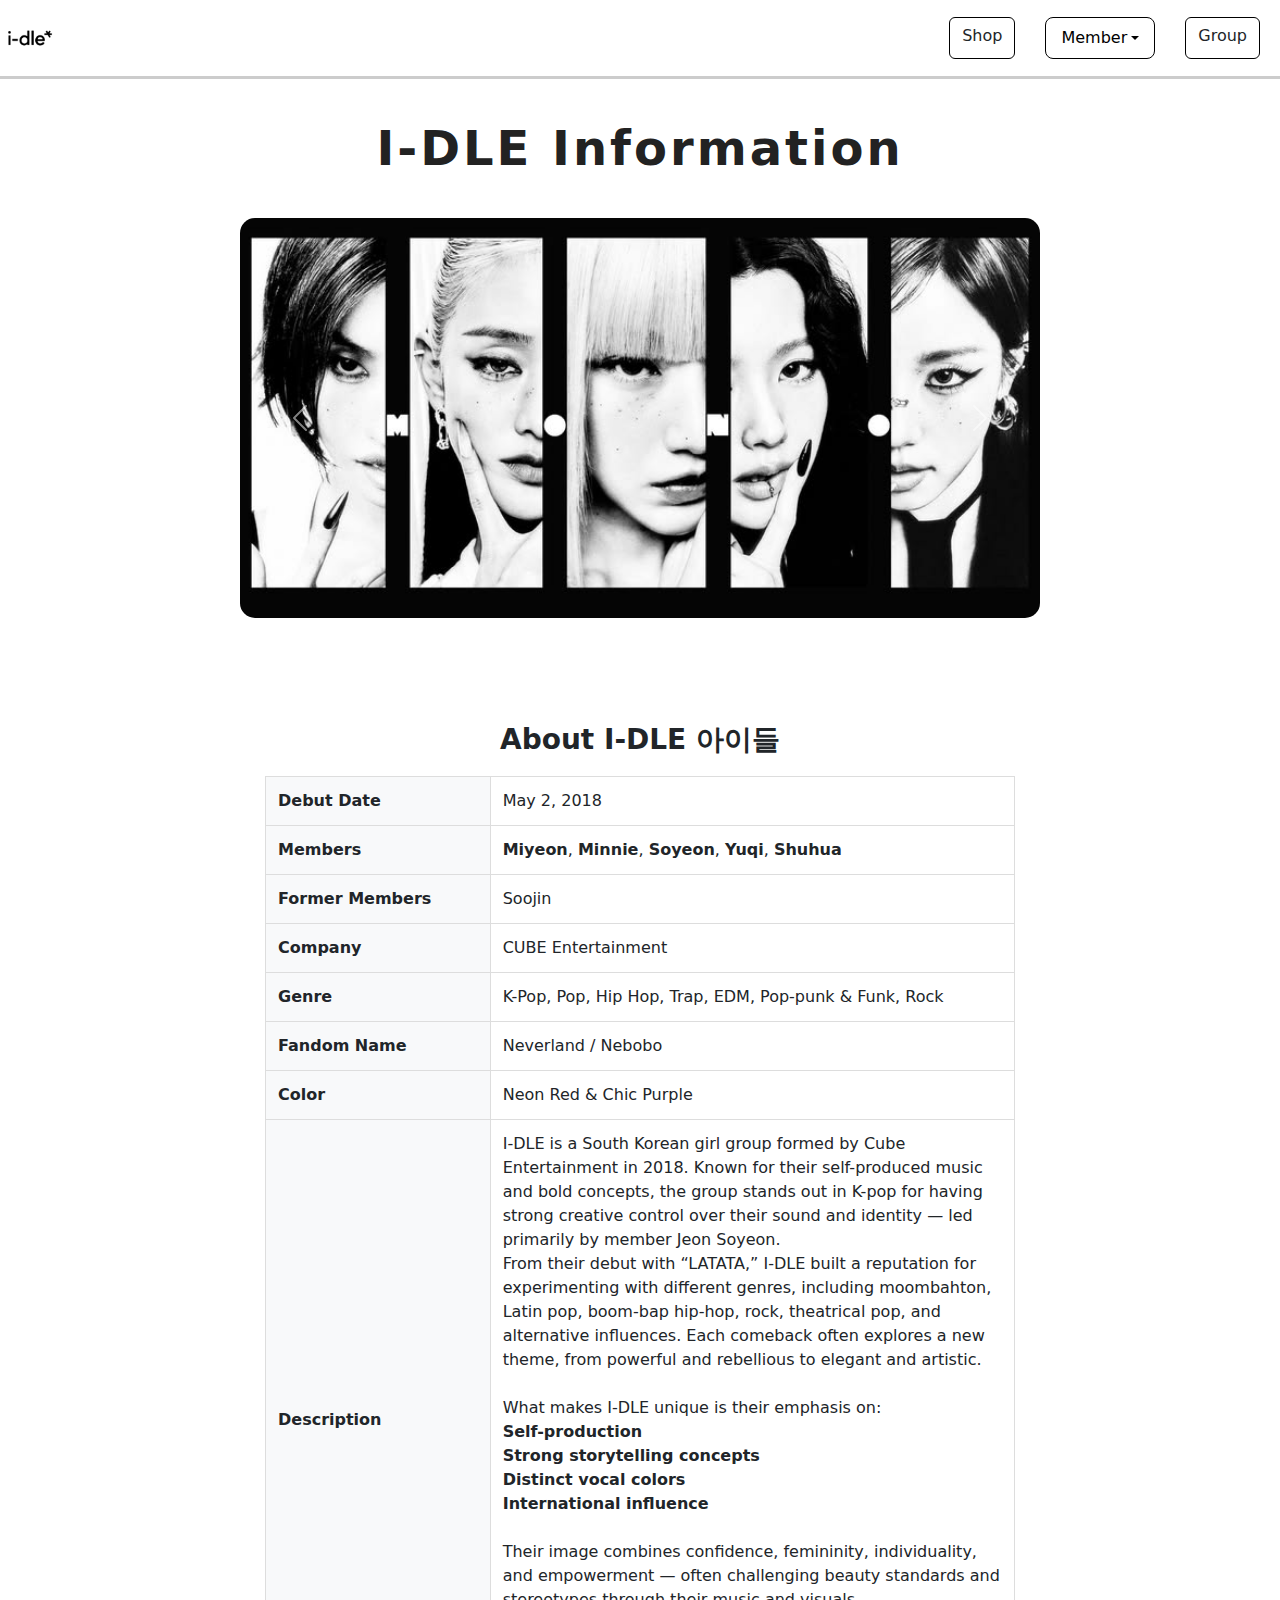
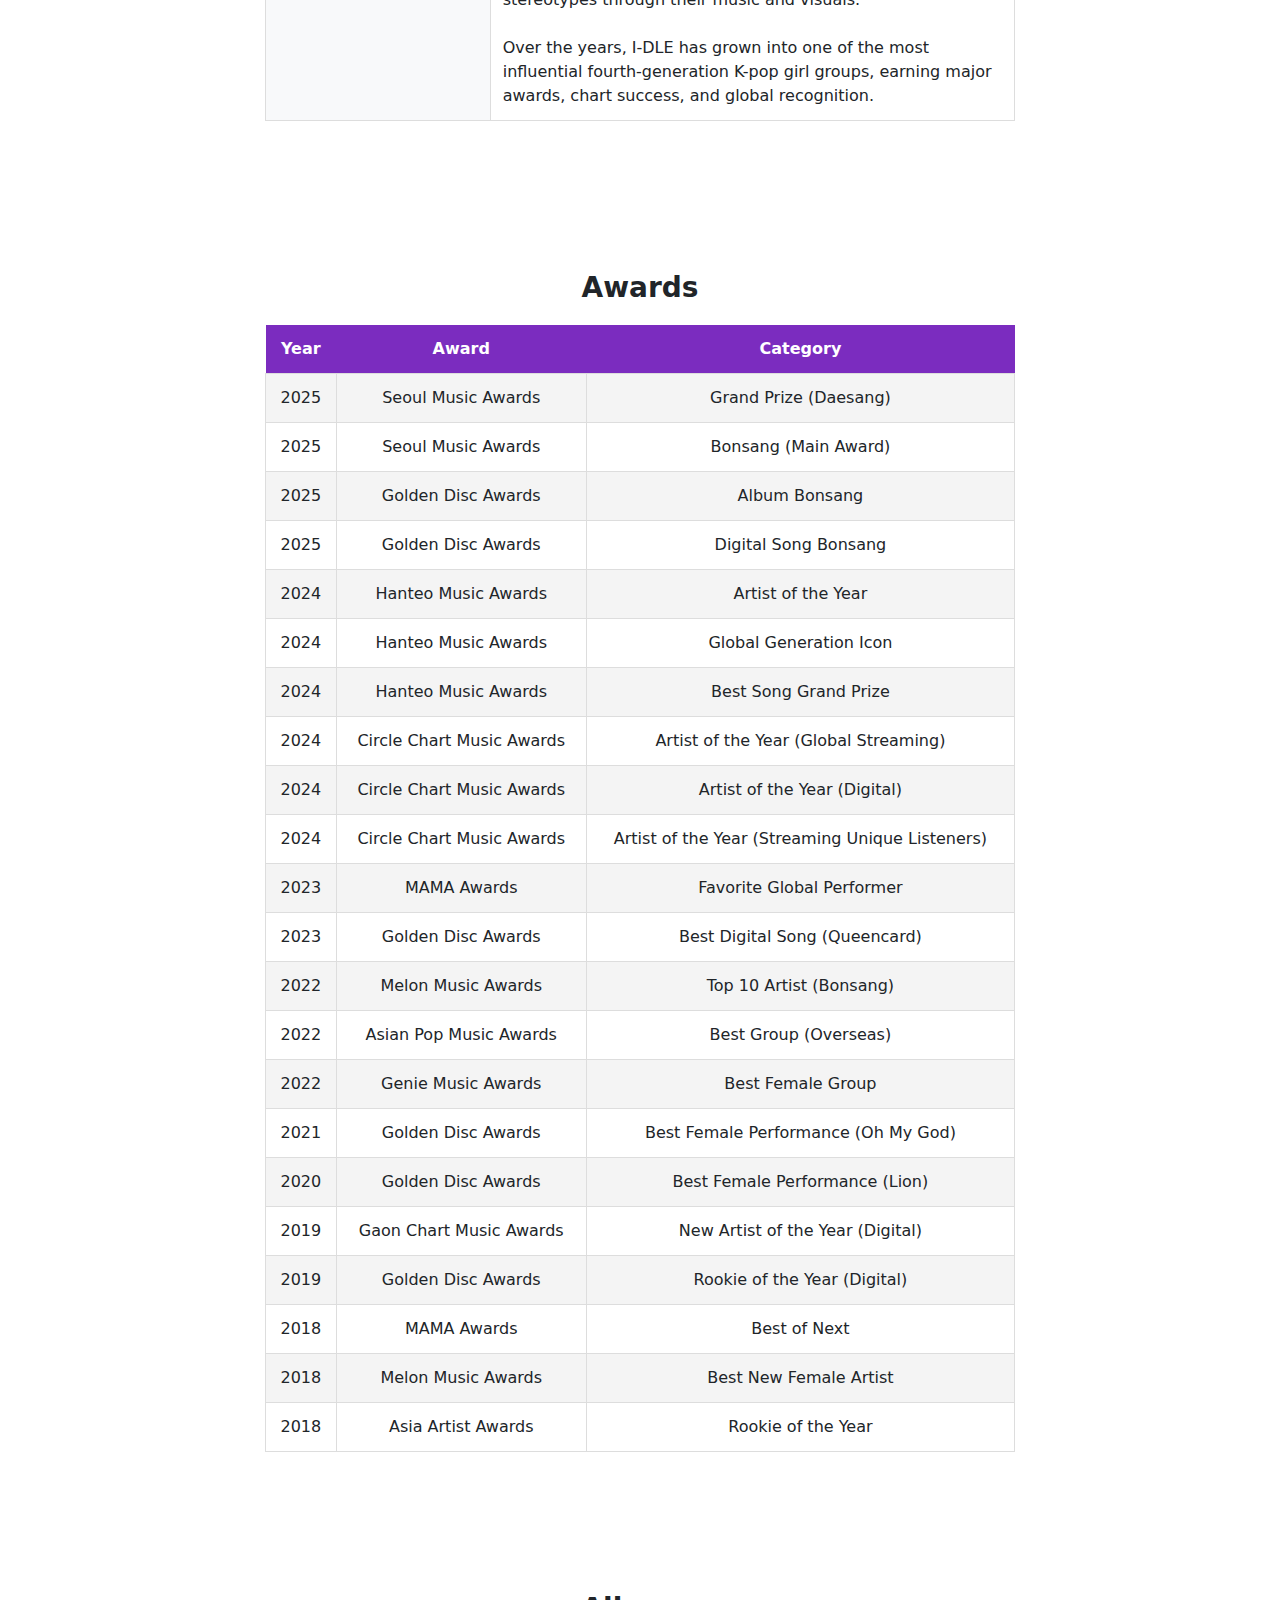
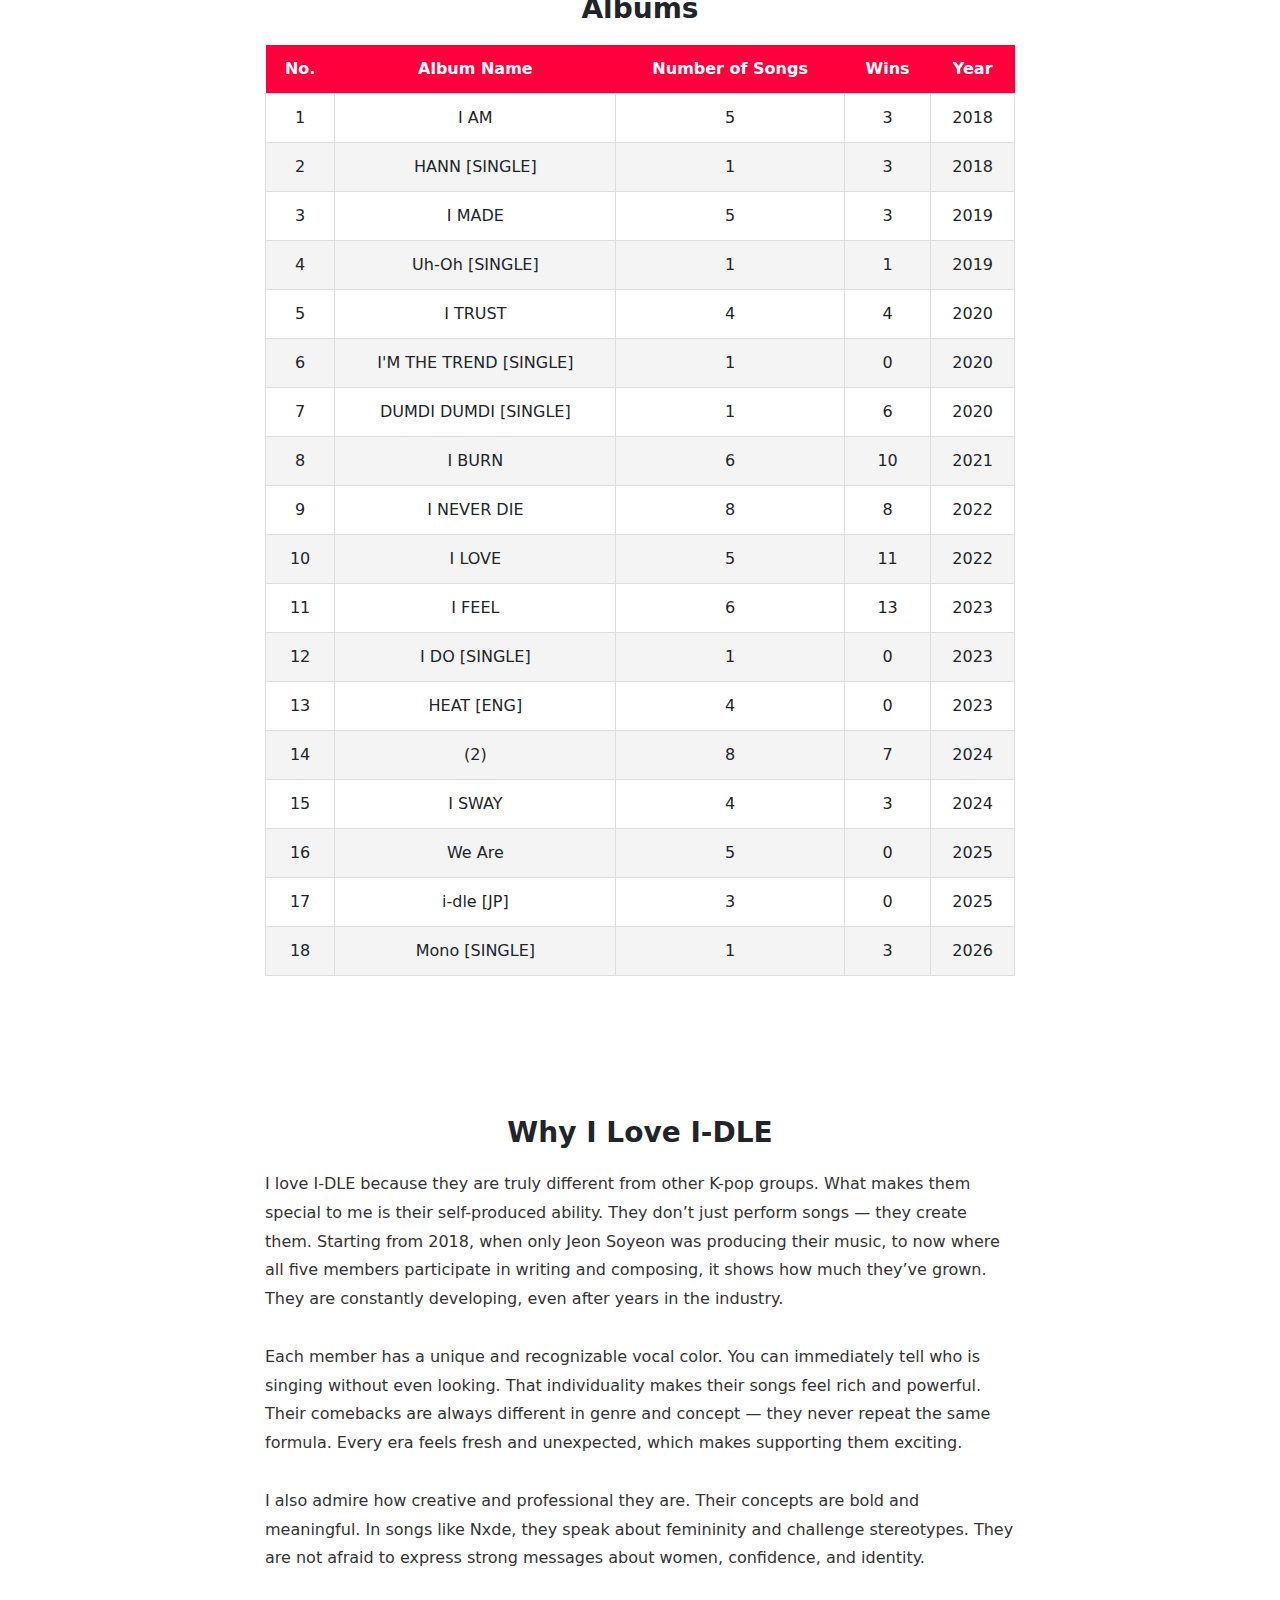
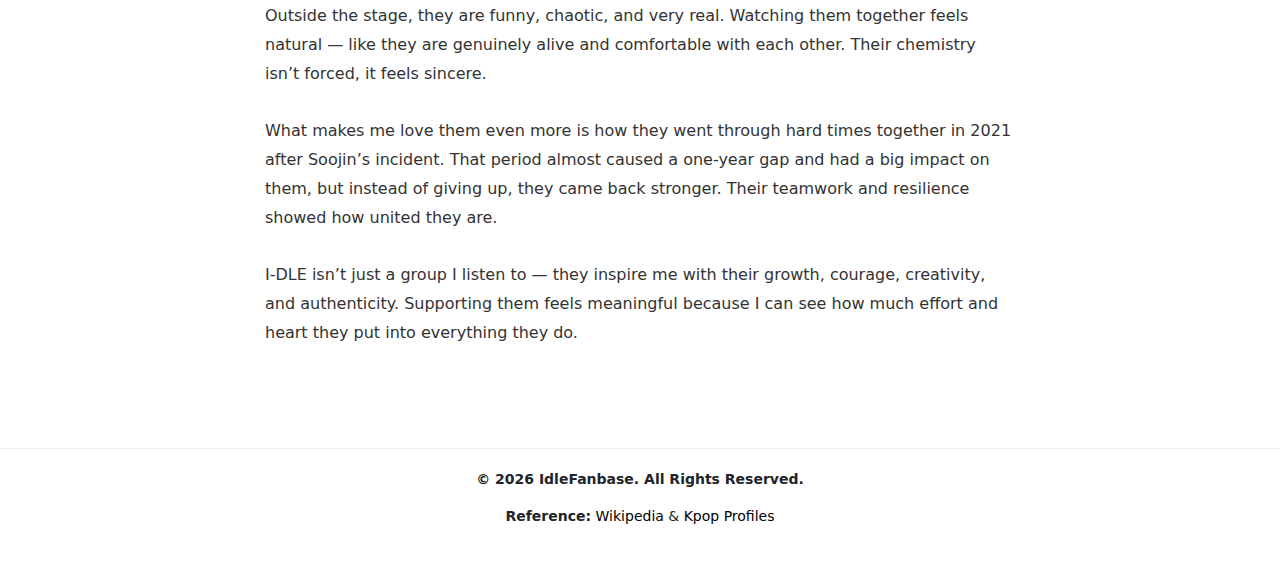
<file: group.html>
<!DOCTYPE html>
<html lang="en">

<head>
    <meta charset="UTF-8">
    <meta name="viewport" content="width=device-width, initial-scale=1.0">
    <title>IdleFanbase - Group</title>
    <link rel="stylesheet" href="style.css">
    <link href="https://cdn.jsdelivr.net/npm/bootstrap@5.3.8/dist/css/bootstrap.min.css" rel="stylesheet">
    <script src="https://cdn.jsdelivr.net/npm/bootstrap@5.3.8/dist/js/bootstrap.bundle.min.js"></script>
</head>

<!-- Google tag (gtag.js) -->
<script async src="https://www.googletagmanager.com/gtag/js?id=G-B69JPYSJ4J"></script>
<script>
    window.dataLayer = window.dataLayer || [];
    function gtag() { dataLayer.push(arguments); }
    gtag('js', new Date());

    gtag('config', 'G-B69JPYSJ4J');
</script>

<body>
    <!-- Navbar -->
    <div id="nav-placeholder"></div>

    <!-- Hero Section -->
    <section class="group-hero fade-slide-bottom">

        <!-- Title -->
        <h1 class="group-title">I-DLE Information</h1>

        <!-- Carousel Wrapper -->
        <div class="group-carousel-wrapper">
            <div id="groupCarousel" class="carousel slide group-carousel" data-bs-ride="carousel">

                <div class="carousel-inner">
                    <div class="carousel-item active">
                        <img src="Photo/Group/group03.jpg" class="group-carousel-img" alt="">
                    </div>
                    <div class="carousel-item">
                        <img src="Photo/Group/group02.jpg" class="group-carousel-img" alt="">
                    </div>
                    <div class="carousel-item">
                        <img src="Photo/Group/group04.jpg" class="group-carousel-img" alt="">
                    </div>
                </div>

                <button class="carousel-control-prev" type="button" data-bs-target="#groupCarousel"
                    data-bs-slide="prev">
                    <span class="carousel-control-prev-icon"></span>
                </button>

                <button class="carousel-control-next" type="button" data-bs-target="#groupCarousel"
                    data-bs-slide="next">
                    <span class="carousel-control-next-icon"></span>
                </button>

            </div>
        </div>

    </section>

    <!-- Group Information Section -->
    <section class="group-info-section">

        <!-- Description Table -->
        <div class="group-info-box">
            <h2 class="group-section-title">About I-DLE 아이들</h2>

            <table class="group-info-table">
                <tr>
                    <th>Debut Date</th>
                    <td>May 2, 2018</td>
                </tr>
                <tr>
                    <th>Members</th>
                    <td class="member-links">
                        <a href="member.html?member=miyeon" class="miyeon-link">Miyeon</a>,
                        <a href="member.html?member=minnie" class="minnie-link">Minnie</a>,
                        <a href="member.html?member=soyeon" class="soyeon-link">Soyeon</a>,
                        <a href="member.html?member=yuqi" class="yuqi-link">Yuqi</a>,
                        <a href="member.html?member=shuhua" class="shuhua-link">Shuhua</a>
                    </td>
                </tr>
                
                <tr>
                    <th>Former Members</th>
                    <td>Soojin</td>
                </tr>
                <tr>
                    <th>Company</th>
                    <td>CUBE Entertainment</td>
                </tr>
                <tr>
                    <th>Genre</th>
                    <td>K-Pop, Pop, Hip Hop, Trap, EDM, Pop-punk & Funk, Rock</td>
                </tr>
                <tr>
                    <th>Fandom Name</th>
                    <td>Neverland / Nebobo</td>
                </tr>
                <tr>
                    <th>Color</th>
                    <td>Neon Red & Chic Purple</td>
                </tr>
                <tr>
                    <th>Description</th>
                    <td>
                        I-DLE is a South Korean girl group formed by Cube Entertainment in 2018. Known for their
                        self-produced music and bold concepts, the group stands out in K-pop for having strong creative
                        control over their sound and identity — led primarily by member Jeon Soyeon.
                        <br>
                        From their debut with “LATATA,” I-DLE built a reputation for experimenting with different
                        genres, including moombahton, Latin pop, boom-bap hip-hop, rock, theatrical pop, and alternative
                        influences. Each comeback often explores a new theme, from powerful and rebellious to elegant
                        and artistic.
                        <br><br>
                        What makes I-DLE unique is their emphasis on:
                        <br>
                        <b>Self-production</b>
                        <br>
                        <b>Strong storytelling concepts</b>
                        <br>
                        <b>Distinct vocal colors</b>
                        <br>
                        <b>International influence</b>
                        <br><br>
                        Their image combines confidence, femininity, individuality, and empowerment — often challenging
                        beauty standards and stereotypes through their music and visuals.
                        <br><br>
                        Over the years, I-DLE has grown into one of the most influential fourth-generation K-pop girl
                        groups, earning major awards, chart success, and global recognition.
                    </td>
                </tr>
            </table>
        </div>

        <!-- Awards Table -->
        <div class="group-award-box">
            <h2 class="group-section-title">Awards</h2>

            <table class="group-award-table">
                <tr>
                    <th>Year</th>
                    <th>Award</th>
                    <th>Category</th>
                </tr>
                <tr>
                    <td>2025</td>
                    <td>Seoul Music Awards</td>
                    <td>Grand Prize (Daesang)</td>
                </tr>
                <tr>
                    <td>2025</td>
                    <td>Seoul Music Awards</td>
                    <td>Bonsang (Main Award)</td>
                </tr>
                <tr>
                    <td>2025</td>
                    <td>Golden Disc Awards</td>
                    <td>Album Bonsang</td>
                </tr>
                <tr>
                    <td>2025</td>
                    <td>Golden Disc Awards</td>
                    <td>Digital Song Bonsang</td>
                </tr>
                <tr>
                    <td>2024</td>
                    <td>Hanteo Music Awards</td>
                    <td>Artist of the Year</td>
                </tr>
                <tr>
                    <td>2024</td>
                    <td>Hanteo Music Awards</td>
                    <td>Global Generation Icon</td>
                </tr>
                <tr>
                    <td>2024</td>
                    <td>Hanteo Music Awards</td>
                    <td>Best Song Grand Prize</td>
                </tr>
                <tr>
                    <td>2024</td>
                    <td>Circle Chart Music Awards</td>
                    <td>Artist of the Year (Global Streaming)</td>
                </tr>
                <tr>
                    <td>2024</td>
                    <td>Circle Chart Music Awards</td>
                    <td>Artist of the Year (Digital)</td>
                </tr>
                <tr>
                    <td>2024</td>
                    <td>Circle Chart Music Awards</td>
                    <td>Artist of the Year (Streaming Unique Listeners)</td>
                </tr>
                <tr>
                    <td>2023</td>
                    <td>MAMA Awards</td>
                    <td>Favorite Global Performer</td>
                </tr>

                <tr>
                    <td>2023</td>
                    <td>Golden Disc Awards</td>
                    <td>Best Digital Song (Queencard)</td>
                </tr>
                <tr>
                    <td>2022</td>
                    <td>Melon Music Awards</td>
                    <td>Top 10 Artist (Bonsang)</td>
                </tr>
                <tr>
                    <td>2022</td>
                    <td>Asian Pop Music Awards</td>
                    <td>Best Group (Overseas)</td>
                </tr>
                <tr>
                    <td>2022</td>
                    <td>Genie Music Awards</td>
                    <td>Best Female Group</td>
                </tr>
                <tr>
                    <td>2021</td>
                    <td>Golden Disc Awards</td>
                    <td>Best Female Performance (Oh My God)</td>
                </tr>
                <tr>
                    <td>2020</td>
                    <td>Golden Disc Awards</td>
                    <td>Best Female Performance (Lion)</td>
                </tr>
                <tr>
                    <td>2019</td>
                    <td>Gaon Chart Music Awards</td>
                    <td>New Artist of the Year (Digital)</td>
                </tr>
                <tr>
                    <td>2019</td>
                    <td>Golden Disc Awards</td>
                    <td>Rookie of the Year (Digital)</td>
                </tr>
                <tr>
                    <td>2018</td>
                    <td>MAMA Awards</td>
                    <td>Best of Next</td>
                </tr>
                <tr>
                    <td>2018</td>
                    <td>Melon Music Awards</td>
                    <td>Best New Female Artist</td>
                </tr>
                <tr>
                    <td>2018</td>
                    <td>Asia Artist Awards</td>
                    <td>Rookie of the Year</td>
                </tr>
            </table>
        </div>

    </section>

    <!-- Album Table -->
    <div class="group-album-box">
        <h2 class="group-section-title">Albums</h2>
        <table class="group-album-table">
            <thead>
                <tr>
                    <th>No.</th>
                    <th>Album Name</th>
                    <th>Number of Songs</th>
                    <th>Wins</th> <!-- NEW COLUMN -->
                    <th>Year</th>
                </tr>
            </thead>
            <tbody>
                <tr>
                    <td>1</td>
                    <td>I AM</td>
                    <td>5</td>
                    <td>3</td> <!-- Example number of wins -->
                    <td>2018</td>
                </tr>
                <tr>
                    <td>2</td>
                    <td>HANN [SINGLE]</td>
                    <td>1</td>
                    <td>3</td>
                    <td>2018</td>
                </tr>
                <tr>
                    <td>3</td>
                    <td>I MADE</td>
                    <td>5</td>
                    <td>3</td>
                    <td>2019</td>
                </tr>
                <tr>
                    <td>4</td>
                    <td>Uh-Oh [SINGLE]</td>
                    <td>1</td>
                    <td>1</td>
                    <td>2019</td>
                </tr>
                <tr>
                    <td>5</td>
                    <td>I TRUST</td>
                    <td>4</td>
                    <td>4</td>
                    <td>2020</td>
                </tr>
                <tr>
                    <td>6</td>
                    <td>I'M THE TREND [SINGLE]</td>
                    <td>1</td>
                    <td>0</td>
                    <td>2020</td>
                </tr>
                <tr>
                    <td>7</td>
                    <td>DUMDI DUMDI [SINGLE]</td>
                    <td>1</td>
                    <td>6</td>
                    <td>2020</td>
                </tr>
                <tr>
                    <td>8</td>
                    <td>I BURN</td>
                    <td>6</td>
                    <td>10</td>
                    <td>2021</td>
                </tr>
                <tr>
                    <td>9</td>
                    <td>I NEVER DIE</td>
                    <td>8</td>
                    <td>8</td>
                    <td>2022</td>
                </tr>
                <tr>
                    <td>10</td>
                    <td>I LOVE</td>
                    <td>5</td>
                    <td>11</td>
                    <td>2022</td>
                </tr>
                <tr>
                    <td>11</td>
                    <td>I FEEL</td>
                    <td>6</td>
                    <td>13</td>
                    <td>2023</td>
                </tr>
                <tr>
                    <td>12</td>
                    <td>I DO [SINGLE]</td>
                    <td>1</td>
                    <td>0</td>
                    <td>2023</td>
                </tr>
                <tr>
                    <td>13</td>
                    <td>HEAT [ENG]</td>
                    <td>4</td>
                    <td>0</td>
                    <td>2023</td>
                </tr>
                <tr>
                    <td>14</td>
                    <td>(2)</td>
                    <td>8</td>
                    <td>7</td>
                    <td>2024</td>
                </tr>
                <tr>
                    <td>15</td>
                    <td>I SWAY</td>
                    <td>4</td>
                    <td>3</td>
                    <td>2024</td>
                </tr>
                <tr>
                    <td>16</td>
                    <td>We Are</td>
                    <td>5</td>
                    <td>0</td>
                    <td>2025</td>
                </tr>
                <tr>
                    <td>17</td>
                    <td>i-dle [JP]</td>
                    <td>3</td>
                    <td>0</td>
                    <td>2025</td>
                </tr>
                <tr>
                    <td>18</td>
                    <td>Mono [SINGLE]</td>
                    <td>1</td>
                    <td>3</td>
                    <td>2026</td>
                </tr>
            </tbody>
        </table>
    </div>


    <!-- Why I Love This Group -->
    <div class="group-love-box">
        <h2 class="group-section-title">Why I Love I-DLE</h2>

        <div class="group-love-content">
            <p>
                I love I-DLE because they are truly different from other K-pop groups. What makes them special to me
                is their self-produced ability. They don’t just perform songs — they create them. Starting from 2018,
                when only Jeon Soyeon was producing their music, to now where all five members participate in writing
                and composing, it shows how much they’ve grown. They are constantly developing, even after years in the
                industry.<br><br>

                Each member has a unique and recognizable vocal color. You can immediately tell who is singing without
                even looking. That individuality makes their songs feel rich and powerful. Their comebacks are always
                different in genre and concept — they never repeat the same formula. Every era feels fresh and
                unexpected, which makes supporting them exciting.<br><br>

                I also admire how creative and professional they are. Their concepts are bold and meaningful. In songs
                like Nxde, they speak about femininity and challenge stereotypes. They are not afraid to express strong
                messages about women, confidence, and identity.<br><br>

                Outside the stage, they are funny, chaotic, and very real. Watching them together feels natural — like
                they are genuinely alive and comfortable with each other. Their chemistry isn’t forced, it feels
                sincere.<br><br>

                What makes me love them even more is how they went through hard times together in 2021 after Soojin’s
                incident. That period almost caused a one-year gap and had a big impact on them, but instead of giving
                up, they came back stronger. Their teamwork and resilience showed how united they are.<br><br>

                I-DLE isn’t just a group I listen to — they inspire me with their growth, courage, creativity, and
                authenticity. Supporting them feels meaningful because I can see how much effort and heart they put into
                everything they do.
            </p>
        </div>
    </div>


    <!-- Footer -->
    <div id="footer-placeholder"></div>

    <!-- Scripts -->
    <script src="include.js"></script>

</body>

</html>
</file>
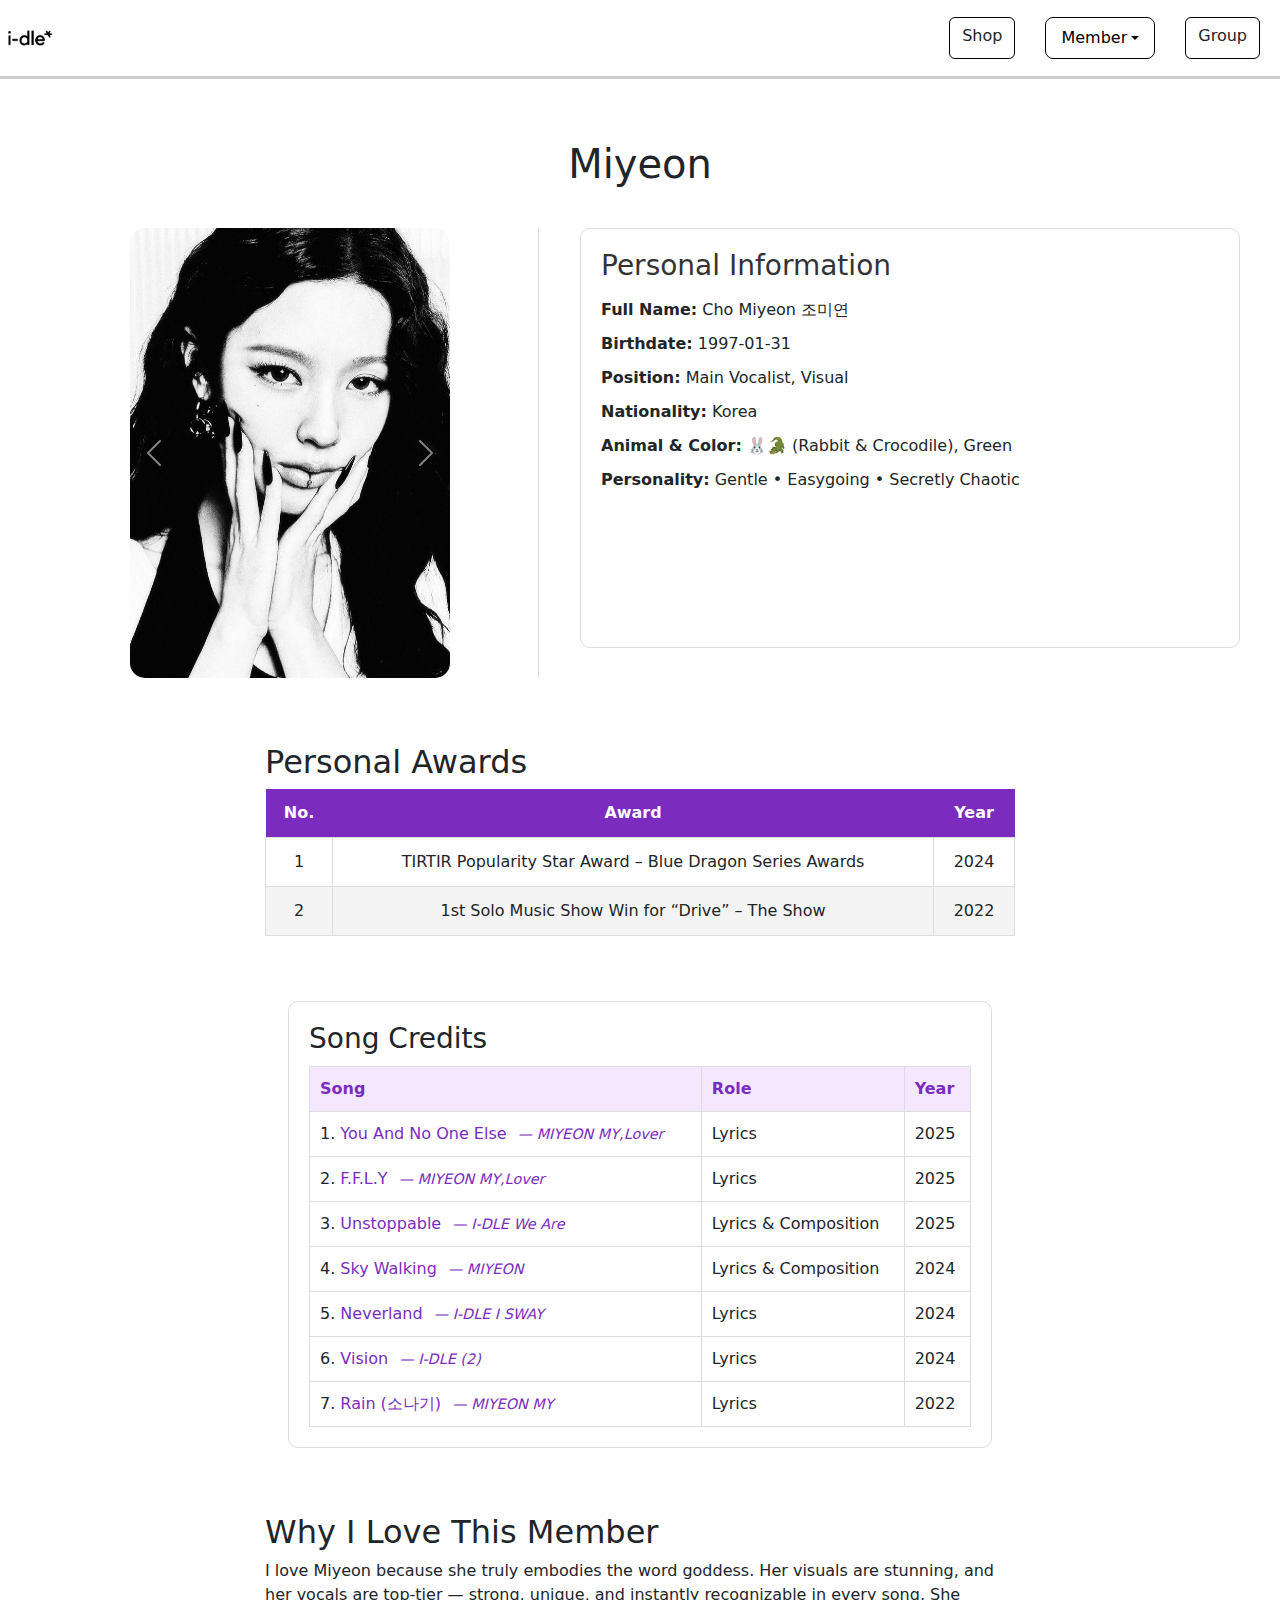
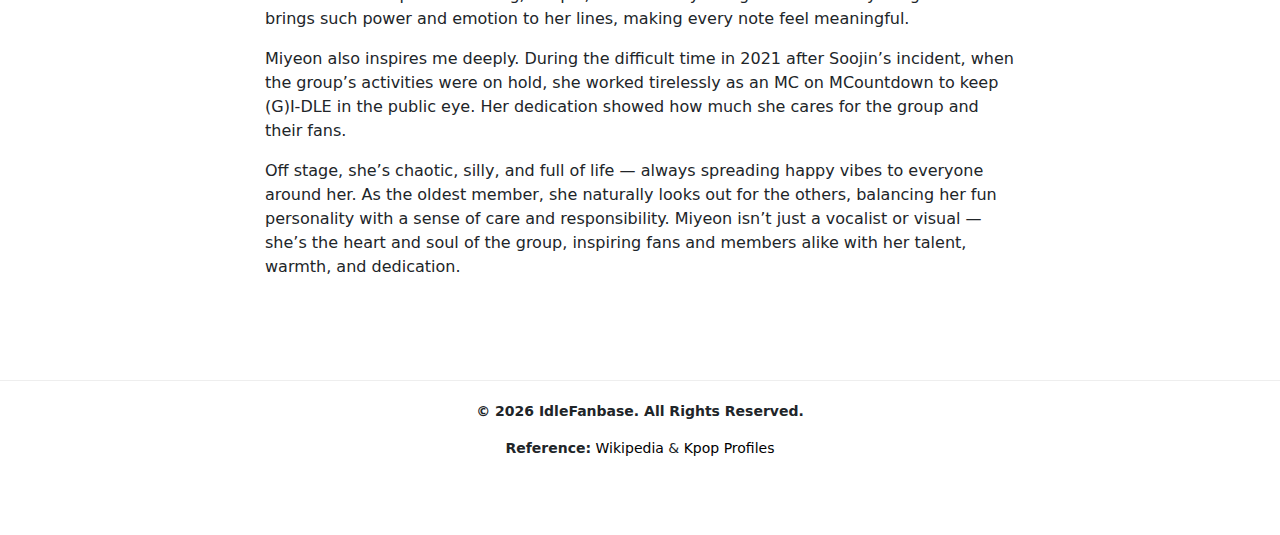
<file: member.html>
<!DOCTYPE html>
<html lang="en">

<head>
    <meta charset="UTF-8">
    <!-- <title>IdleFanbase - Member</title> -->
    <link rel="stylesheet" href="style.css">
    <meta name="viewport" content="width=device-width, initial-scale=1.0">
    <link href="https://cdn.jsdelivr.net/npm/bootstrap@5.3.8/dist/css/bootstrap.min.css" rel="stylesheet">
    <script src="https://cdn.jsdelivr.net/npm/bootstrap@5.3.8/dist/js/bootstrap.bundle.min.js"></script>
</head>

<!-- Google tag (gtag.js) -->
<script async src="https://www.googletagmanager.com/gtag/js?id=G-7TN70QHZRP"></script>
<script>
    window.dataLayer = window.dataLayer || [];
    function gtag() { dataLayer.push(arguments); }
    gtag('js', new Date());

    gtag('config', 'G-7TN70QHZRP');
</script>

<body>
    <!-- Navbar -->
    <div id="nav-placeholder"></div>

    <!-- Member Content -->
    <section class="member-page fade-slide">
        <h1 class="member-title"></h1>

        <div class="member-content fade-slide">
            <!-- Portrait Carousel -->
            <div id="memberCarousel" class="carousel slide member-portrait-carousel" data-bs-ride="carousel">

                <div class="carousel-inner"></div>

                <button class="carousel-control-prev" type="button" data-bs-target="#memberCarousel"
                    data-bs-slide="prev">
                    <span class="carousel-control-prev-icon"></span>
                </button>

                <button class="carousel-control-next" type="button" data-bs-target="#memberCarousel"
                    data-bs-slide="next">
                    <span class="carousel-control-next-icon"></span>
                </button>

            </div>


            <!-- Personal Info -->
            <div class="member-info fade-slide">
                <h3>Personal Information</h3>
                <p><strong>Full Name:</strong> <span id="fullname"></span></p>
                <p><strong>Birthdate:</strong> <span id="birthdate"></span></p>
                <p><strong>Position:</strong> <span id="position"></span></p>
                <p><strong>Nationality:</strong> <span id="nationality"></span></p>
                <p><strong>Animal & Color:</strong> <span id="animalcolor"></span></p>
                <p><strong>Personality:</strong> <span id="personality"></span></p>
            </div>
        </div>

        <!-- Personal Awards -->
        <div class="member-award-box fade-slide">
            <h2>Personal Awards</h2>
            <table class=" member-award-table">
                <thead>
                    <tr>
                        <th>No.</th>
                        <th>Award</th>
                        <th>Year</th>
                    </tr>
                </thead>
                <tbody>
                    <!-- JS will fill this -->
                </tbody>
            </table>
        </div>

        <!-- Song Credits -->
        <div class="song-credits-box fade-slide-bottom"">
            <h3>Song Credits</h3>
            <table class=" song-credits">
            <thead>
                <tr>
                    <th>Song</th>
                    <th>Role</th>
                    <th>Year</th>
                </tr>
            </thead>
            <tbody></tbody>
            </table>
        </div>

        <!-- Why I Love This Member -->
        <div class="member-love-box fade-slide-bottom">
            <h2>Why I Love This Member</h2>
            <p class=" member-love-content" id="member-love-text">
            </p>
        </div>


        <!-- Footer -->
        <div id="footer-placeholder"></div>

        <!-- Scripts -->
        <script src="include.js"></script>
        <script src="member-data.js"></script>
</body>

<!-- load animation -->
<script>
    window.addEventListener('load', () => {
        document.querySelectorAll('.fade-slide, .fade-slide-bottom').forEach(el => {
            el.classList.add('show');
        });
    });
</script>

</html>
</file>
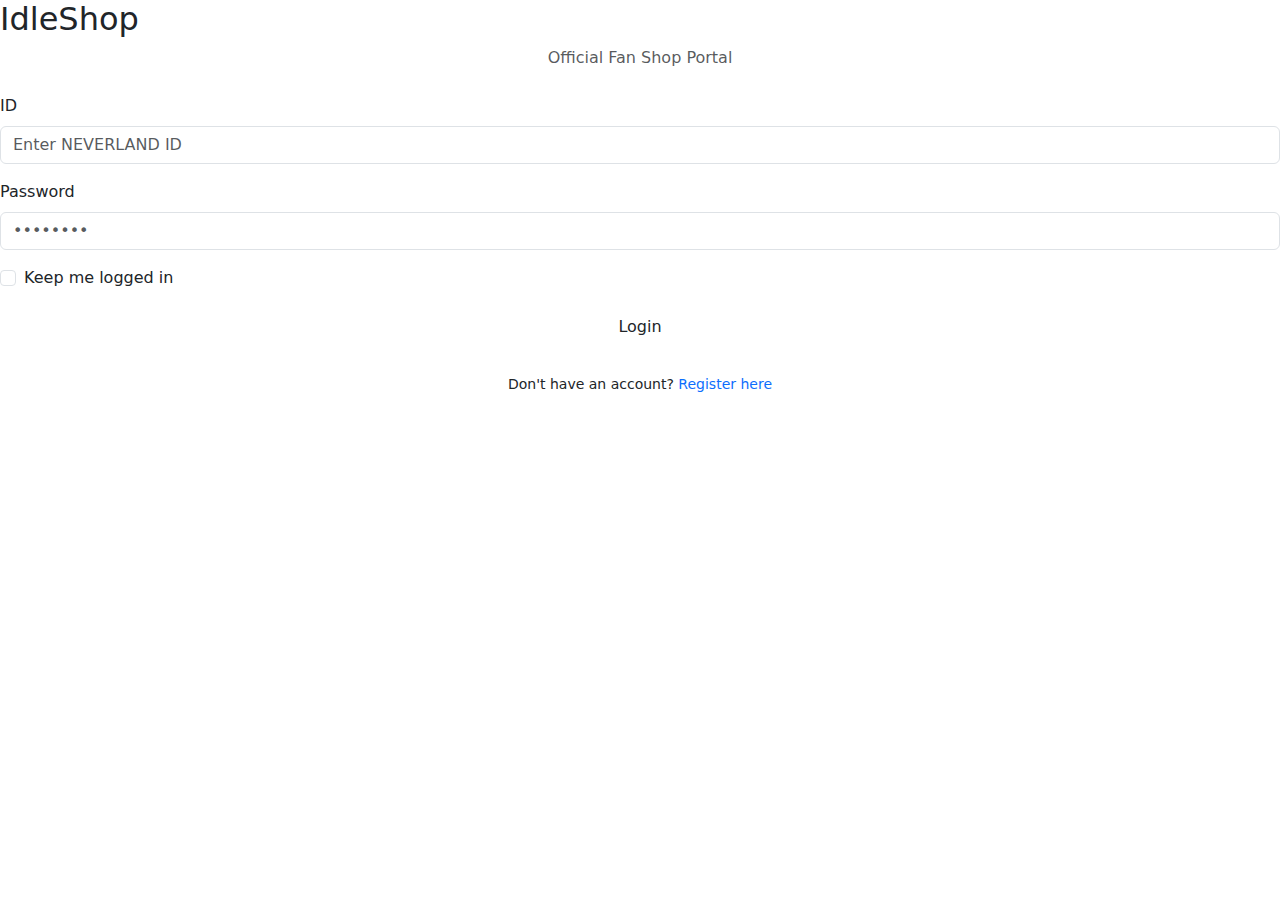
<file: Shop/login.html>
<!DOCTYPE html>
<html lang="en">
<head>
    <meta charset="UTF-8">
    <meta name="viewport" content="width=device-width, initial-scale=1.0">
    <title>IdleShop</title>
    <link rel="stylesheet" href="../Shop/shopstyle.css">
    <link href="https://cdn.jsdelivr.net/npm/bootstrap@5.3.8/dist/css/bootstrap.min.css" rel="stylesheet">
    <script src="https://cdn.jsdelivr.net/npm/bootstrap@5.3.8/dist/js/bootstrap.bundle.min.js"></script>
</head>
<body class="login-page-bg">
    <!-- JS Scripts -->
    <script src="shopinclude.js"></script>

    <div class="login-card fade-slide-bottom show">
        <h2 class="login-logo">IdleShop</h2>
        <p class="text-center text-muted mb-4">Official Fan Shop Portal</p>
        
        <form>
            <div class="mb-3">
                <label class="form-label">ID</label>
                <input type="text" class="form-control" placeholder="Enter NEVERLAND ID" required>
            </div>
            <div class="mb-3">
                <label class="form-label">Password</label>
                <input type="password" class="form-control" placeholder="••••••••" required>
            </div>
            <div class="mb-3 form-check">
                <input type="checkbox" class="form-check-input" id="remember">
                <label class="form-check-label" for="remember">Keep me logged in</label>
            </div>
            
            <div class="d-grid">
                <button type="button" class="btn btn-login py-2" onclick="location.href='index.html'">
                    Login
                </button>
            </div>
        </form>
        
        <div class="text-center mt-4">
            <small>Don't have an account? <a href="#" class="text-decoration-none">Register here</a></small>
        </div>
    </div>

    <!-- Footer -->
    <!-- <div id="footer-placeholder"></div> -->
</body>
</html>
</file>
<file: style.css>
/* General */
body {
    margin: 0;
    font-family: Arial, sans-serif;
    background-color: white;
    color: black;
}

/* Navigation Bar */
.navbar {
    display: flex;
    justify-content: space-between;
    align-items: center;
    padding: 15px 40px;
    background-color: #ffffff;
    /* light gray */
    border-bottom: 3px solid #ccc;
    /* thicker, darker line for emphasis */
    position: sticky;
    top: 0;
    z-index: 1000;
}



.logo {
    height: 60px;
    /* bigger logo */
}

/* nav-center on right */
.nav-center {
    display: flex;
    gap: 30px;
    /* space between buttons */
    margin-right: 20px;
    /* move buttons slightly left from screen edge */
}

/* === Navbar Buttons (All Types) === */
.nav-btn,
.nav-btn-custom,
.custom-dropdown {
    display: flex;
    align-items: center;
    justify-content: center;
    height: 42px;
    /* fixed height */
    padding: 0 15px;
    /* horizontal padding */
    font-weight: 500;
    color: black;
    text-decoration: none;
    border: 1px solid black !important;
    /* force border on all buttons */
    border-radius: 8px;
    background: none !important;
    /* remove any Bootstrap background */
    cursor: pointer;
    box-sizing: border-box;
    transition: all 0.3s ease;
}

/* Hover effect: Chic purple background + white text */
.nav-btn:hover,
.nav-btn-custom:hover,
.custom-dropdown:hover {
    background-color: #7b2cbf !important;
    /* chic purple */
    color: white !important;
    /* text turns white */
    border: 1px solid #7b2cbf !important;
    /* border matches hover color */
    text-decoration: none;
}

/* Remove focus outline */
.nav-btn:focus,
.nav-btn-custom:focus,
.custom-dropdown:focus {
    outline: none;
}

/* Dropdown item hover style */
.dropdown-item:hover {
    background-color: #f3e8ff;
    /* light purple highlight */
    color: #7b2cbf;
    /* chic purple text */
}




/* Hero Section */
.hero {
    display: flex;
    justify-content: space-between;
    align-items: center;
    padding: 120px 40px 60px 40px;
    /* top padding increased to push section down */
    gap: 40px;
    /* space between text and carousel */
}

/* Left text */
.hero-text {
    width: 40%;
}

/* H1 hover effect */
.hero-text h1 {
    transition: 0.3s;
}

.hero-text h1:hover {
    color: #ff073a;
    /* neon red */
    text-shadow: 0 0 1px #ff073a, 0 0 3px #ff073a;
    /* optional glowing effect */
    cursor: default;
}

/* Right carousel */
.carousel {
    width: 55%;
}

/* Carousel images */
.carousel img {
    height: 400px;
    object-fit: cover;
    border-radius: 10px;
}

/* =========================
   Index Hero Carousel Neon Animation
   ========================= */

.hero .carousel {
    transition: transform 0.4s ease;
    border-radius: 15px;
    overflow: hidden;
    position: relative;
}

/* Hover trigger */
.hero .carousel:hover {
    transform: translateY(-8px);
    animation: carouselGlow 2s infinite alternate;
}

/* Neon red <-> chic purple animation */
@keyframes carouselGlow {

    0% {
        box-shadow: 0 25px 70px rgba(255, 0, 60, 0.5);
    }

    100% {
        box-shadow: 0 25px 70px rgba(123, 44, 191, 0.5);
    }
}



/* Members Section */
.members {
    padding: 40px;
    border: 1px solid rgba(0, 0, 0, 0.05);
    /* very light black border around section */
    border-radius: 12px;
    background-color: #fff;
}

/* Section title */
.members h2 {
    text-align: center;
    margin-bottom: 40px;
}

/* Each member item */
.member-item {
    display: flex;
    align-items: center;
    gap: 30px;
    /* space between photo and text */
    padding: 20px;
    border: 1px solid #e0e0e0;
    /* gray border for each member */
    border-radius: 8px;
    margin-bottom: 20px;
    background-color: #fafafa;
    transition: transform 0.3s, box-shadow 0.3s;
    position: relative;
}

/* Hover effect on member item */
.member-item:hover {
    transform: translateY(-3px);
    box-shadow: 0 4px 15px rgba(0, 0, 0, 0.1);
}

/* Member image */
.member-item img {
    width: 150px;
    height: 180px;
    object-fit: cover;
    border-radius: 8px;
    transition: transform 0.3s;
}

.member-item img:hover {
    transform: scale(1.05);
}

/* Vertical line between photo & text */
.member-text {
    padding-left: 20px;
    /* distance from the line */
    position: relative;
}

.member-text::before {
    content: "";
    position: absolute;
    left: -10px;
    /* line position relative to text */
    top: 0;
    bottom: 0;
    width: 1px;
    background-color: #d1d1d1;
    /* subtle gray vertical line */
}

/* Member name & description links */
.member-text a {
    text-decoration: none;
    color: black;
    display: block;
}

.member-text a h3 {
    margin: 0 0 5px 0;
}

.member-text a p {
    margin: 0;
}

/* Hover effect on text */
.member-text a:hover {
    color: #7b2cbf;
    /* chic purple */
}

.members h2 {
    text-align: center;
    margin-bottom: 40px;
    transition: 0.3s;
}

.members h2:hover {
    color: #ff073a;
    /* neon red */
    text-shadow: 0 0 1px #ff073a, 0 0 3px #ff073a;
    /* glow effect like h1 */
    cursor: default;
    /* optional: shows pointer on hover */
}

/* Initial state: invisible and slightly moved down */
.members,
.member-item {
    opacity: 0;
    transform: translateY(20px);
    transition: all 0.8s ease-out;
}

/* Active state: visible and in place */
.members.show,
.member-item.show {
    opacity: 1;
    transform: translateY(0);
}

/* =========================
   Member Portrait Carousel
   ========================= */

.member-portrait-carousel {
    width: 320px;
    /* control width */
    height: 450px;
    /* portrait height */
    overflow: hidden;
    border-radius: 15px;
    margin: 0 auto;
    /* center if needed */
    transition: all 0.3s ease;
}

.member-portrait-carousel .carousel-inner,
.member-portrait-carousel .carousel-item {
    height: 100%;
}

.member-portrait-carousel img {
    width: 100%;
    height: 100%;
    object-fit: cover;
    /* fills nicely without stretching */
}

.member-portrait-carousel:hover {
    box-shadow: 0 15px 35px rgba(0, 0, 0, 0.25);
    transform: translateY(-5px);
}

.member-award-box,
.member-love-box {
    width: 800px;
    max-width: 90%;
    margin: 40px auto;
    /* center + spacing */
    padding: 25px;
    border-radius: 15px;
    background: #fff;
    transition: all 0.4s ease;
}

/* Table styling */
.member-award-table {
    width: 100%;
    border-collapse: collapse;
    text-align: center;
}

.member-award-table th {
    padding: 12px;
    background: #7b2cbf;
    color: white;
}

.member-award-table td {
    padding: 12px;
    border: 1px solid #ddd;
}

.member-award-table tr:nth-child(even) {
    background: #f4f4f4;
}

/* Hover shadow effect */
.member-award-box:hover {
    transform: translateY(-5px);
    box-shadow: 0 20px 40px rgba(123, 44, 191, 0.25);
}

.member-love-box:hover {
    transform: translateY(-5px);
    box-shadow: 0 20px 40px rgba(123, 44, 191, 0.25);
}


/* Footer */
.footer {
    margin-top: 60px;
    padding: 20px 40px;
    text-align: center;
    border-top: 1px solid #eee;
    background-color: white;
    font-size: 14px;
}

.footer a {
    text-decoration: none;
    color: black;
    transition: 0.3s;
}

.footer a:hover {
    color: #7b2cbf;
    /* chic purple */
}

/* Fade & slide from top */
.fade-slide {
    opacity: 0;
    transform: translateY(-20px);
    transition: all 0.8s ease-out;
}

/* Fade & slide from bottom */
.fade-slide-bottom {
    opacity: 0;
    transform: translateY(20px);
    transition: all 0.8s ease-out;
}

/* Fade in active state */
.fade-slide.show,
.fade-slide-bottom.show {
    opacity: 1;
    transform: translateY(0);
}

/* Member page styles */
/* Member Page Title */

/* Push the whole member content below fixed navbar */
/* Push the whole member content below fixed navbar */
.member-page {
    padding-top: 100px;
    /* adjust for navbar height */
    padding-bottom: 40px;
}

/* Member Page Title */
.member-title {
    text-align: center;
    margin: 40px 0;
    font-size: 2.5rem;
    transition: 0.3s;
}

.member-title:hover {
    color: #7b2cbf;
    /* chic purple */
    text-shadow: 0 0 10px #7b2cbf, 0 0 20px #7b2cbf;
    cursor: default;
}

/* ========================
   Content Layout
   ======================== */
.member-content {
    display: flex;
    gap: 40px;
    padding: 0 40px;
    flex-wrap: wrap;
    position: relative;
    /* for vertical line */
}

/* Vertical line separator between carousel and info */
.member-content::before {
    content: "";
    position: absolute;
    left: 42%;
    /* adjust to align visually between carousel & info */
    top: 0;
    bottom: 0;
    width: 1px;
    background-color: #ddd;
}

@media (max-width: 900px) {
    .member-content::before {
        display: none;
        /* remove vertical line on small screens */
    }
}

/* ========================
   Carousel
   ======================== */
.member-carousel {
    width: 40%;
    min-width: 300px;
}

.member-carousel img {
    height: 300px;
    object-fit: cover;
    border-radius: 10px;
}

/* ========================
   Personal Info Box
   ======================== */
.member-info {
    width: 55%;
    min-width: 250px;
    border: 1px solid #ddd;
    /* light gray border */
    border-radius: 10px;
    padding: 20px;
    background-color: #fff;
    margin-bottom: 30px;
    transition: all 0.4s ease;
    /* space before song credits */
}

/* Hover effect */
.member-info:hover {
    transform: translateY(-5px);
    box-shadow: 0 20px 40px rgba(123, 44, 191, 0.25);
}

.member-info h3 {
    margin-bottom: 15px;
    color: #333;
}

.member-info p {
    margin-bottom: 10px;
}

/* Personal Info small labels hover effect */
.member-info strong {
    transition: 0.3s ease;
    cursor: default;
}

.member-info strong:hover {
    color: #7b2cbf;
    /* chic purple */
}


/* ========================
   Song Credits Box
   ======================== */
/* Song Credits Box */
/* Song Credits Box centered below personal info */
.song-credits-box {
    width: 55%;
    max-width: 90%;
    margin: 20px auto;
    /* center and spacing */
    padding: 20px;
    border-radius: 10px;
    background: #fff;
    border: 1px solid #ddd;
    transition: all 0.4s ease;
}

/* Hover effect */
.song-credits-box:hover {
    transform: translateY(-5px);
    box-shadow: 0 20px 40px rgba(123, 44, 191, 0.25);
}

/* Table styling inside the box */
.song-credits {
    width: 100%;
    border-collapse: collapse;
    margin-top: 10px;
}

.song-credits th,
.song-credits td {
    border: 1px solid #ddd;
    padding: 10px;
    text-align: left;
}

.song-credits th {
    background-color: #f3e8ff;
    color: #7b2cbf;
}

.song-credits tr:hover {
    background-color: #f9f0ff;
}

.song-credits td a {
    color: #7b2cbf;
    text-decoration: none;
    transition: 0.3s;
}

.song-credits td a:hover {
    color: #5a189a;
    text-decoration: underline;
}

.album-name {
    font-size: 0.9rem;
    color: #7b2cbf;
    /* chic purple */
    margin-left: 6px;
    font-style: italic;
}


/* =========================
   Group Hero Section
   ========================= */
   .member-links a {
    text-decoration: none;
    font-weight: 600;
    color: inherit;              /* normal text color */
    transition: all 0.3s ease;
}

/* Hover Colors */
.miyeon-link:hover  { color: #2ecc71; }   /* Green */
.minnie-link:hover  { color: #3498db; }   /* Blue */
.soyeon-link:hover  { color: #e74c3c; }   /* Red */
.yuqi-link:hover    { color: #f39c12; }   /* Orange */
.shuhua-link:hover  { color: #9b59b6; }   /* Purple */

/* Optional small lift effect */
.member-links a:hover {
    transform: translateY(-2px);
}


.group-hero {
    padding-top: 120px;
    /* space from navbar */
    display: flex;
    flex-direction: column;
    align-items: center;
    /* center everything horizontally */
    text-align: center;
    overflow: visible;
}

/* Title spacing */
.group-title {
    margin-bottom: 40px;
    font-size: 48px;
    font-weight: bold;
}

/* Wrapper to control center */
.group-carousel-wrapper {
    display: flex;
    justify-content: center;
    width: 100%;
    transition: all 0.4s ease;
}

/* Hover effect on wrapper instead */
.group-carousel-wrapper:hover .group-carousel {
    transform: translateY(-6px);
    box-shadow: 0 25px 60px rgba(123, 44, 191, 0.3);
}


/* Carousel box */
.group-carousel {
    width: 800px;
    max-width: 90%;
    border-radius: 15px;
    overflow: hidden;
    transition: all 0.4s ease;
}


/* Image control */
.group-carousel-img {
    width: 100%;
    height: 500px;
    object-fit: cover;
}

/* =========================
   Group Title Neon Effect
   ========================= */

.group-title {
    font-size: 48px;
    font-weight: bold;
    margin-bottom: 40px;
    letter-spacing: 3px;
    color: #222;
    /* dark grey */
    transition: 0.3s ease;
}

/* Hover trigger */
.group-title:hover {
    animation: neonShift 1.2s forwards;
    cursor: default;
}

/* Neon animation */
@keyframes neonShift {

    0% {
        color: #ff003c;
        /* neon red */
        text-shadow:
            0 0 5px #ff003c,
            0 0 15px #ff003c,
            0 0 30px #ff003c,
            0 0 60px #ff003c;
    }

    100% {
        color: #7b2cbf;
        /* chic purple */
        text-shadow:
            0 0 5px #7b2cbf,
            0 0 15px #7b2cbf,
            0 0 30px #7b2cbf,
            0 0 60px #7b2cbf;
    }
}

/* =========================
   Group Info Section
   ========================= */

.group-info-section {
    margin-top: 80px;
    display: flex;
    flex-direction: column;
    align-items: center;
    gap: 100px;
    width: 100%;
}

/* Section Titles */
.group-section-title {
    text-align: center;
    margin-bottom: 20px;
    font-size: 28px;
    font-weight: bold;
}

/* Info & Award Boxes */
.group-info-box h2,
.group-award-box h2,
.group-album-box h2,
.group-love-box h2 {
    text-align: center;
}


/* Info Table */
.group-info-table {
    width: 100%;
    border-collapse: collapse;
}

.group-info-table th {
    text-align: left;
    padding: 12px;
    width: 30%;
    background: #f8f9fa;
}

.group-info-table td {
    padding: 12px;
    background: #ffffff;
}

.group-info-table th,
.group-info-table td {
    border: 1px solid #ddd;
}

/* Award Table */
.group-award-table {
    width: 100%;
    border-collapse: collapse;
    text-align: center;
}

.group-award-table th {
    padding: 12px;
    background: #7b2cbf;
    color: white;
}

.group-award-table td {
    padding: 12px;
    border: 1px solid #ddd;
}

.group-award-table tr:nth-child(even) {
    background: #f4f4f4;
}

/* =========================
   Hover Shadow Effect
   ========================= */

.group-info-box,
.group-award-box {
    width: 800px;
    max-width: 90%;
    padding: 25px;
    border-radius: 15px;
    background: white;
    transition: all 0.4s ease;
}

/* Hover effect - separate */
.group-info-box:hover {
    transform: translateY(-5px);
    box-shadow: 0 20px 40px rgba(0, 0, 0, 0.15);
}

.group-award-box:hover {
    transform: translateY(-5px);
    box-shadow: 0 20px 40px rgba(123, 44, 191, 0.25);
    /* chic purple glow */
}

/* =========================
   Album Section
   ========================= */

.group-info-box,
.group-award-box,
.group-album-box,
.group-love-box {
    width: 800px;
    max-width: 90%;
    padding: 25px;
    border-radius: 15px;
    background: white;
    transition: all 0.4s ease;
    margin: 0 auto;
}

.group-love-box,
.group-album-box {
    margin-top: 90px;
}


/* Album Table */
.group-album-table {
    width: 100%;
    border-collapse: collapse;
    text-align: center;
    margin: 0 auto;
}


.group-album-table th {
    padding: 12px;
    background: #ff003c;
    /* neon red theme */
    color: white;
}

.group-album-table td {
    padding: 12px;
    border: 1px solid #ddd;
}

.group-album-table tr:nth-child(even) {
    background: #f4f4f4;
}

/* Love Section Text */
.group-love-content {
    font-size: 16px;
    line-height: 1.8;
    color: #333;
}

/* Hover Effects */
.group-album-box:hover {
    transform: translateY(-5px);
    box-shadow: 0 20px 40px rgba(255, 0, 60, 0.25);
}

.group-love-box:hover {
    transform: translateY(-5px);
    box-shadow: 0 20px 40px rgba(123, 44, 191, 0.3);
}

/*Reponsive*/
/* Music Icon */
/* @media (max-width: 768px) {
    .music-player {
        width: 50px;
        height: 50px;
        bottom: 15px;
        right: 15px;
    }
} */

/* Member Information Responsive for smaller screens */
@media (max-width: 900px) {
    .member-info {
        width: 90%;
        padding: 15px;
        margin: 20px auto;
    }

    .member-info h3 {
        font-size: 20px;
        text-align: center;
    }

    .member-info p {
        font-size: 14px;
    }
}

/* Index Carousel Responsive adjustments for smaller screens */
@media (max-width: 768px) {
    #carouselExampleAutoplaying .carousel-inner img {
        height: auto;
        /* auto height so full image shows */
        object-fit: contain;
        /* show entire image without cropping */
    }

    /* Optional: add some spacing below carousel */
    #carouselExampleAutoplaying {
        margin-bottom: 20px;
    }
}

/* Group Carousel Responsive adjustments for phone */
@media (max-width: 768px) {
    .group-carousel {
        width: 100%;
        /* full width on mobile */
    }

    .group-carousel-img {
        height: auto;
        /* let image height adjust */
        object-fit: contain;
        /* show full image without cropping */
    }

    /* Optional: spacing under carousel */
    .group-carousel-wrapper {
        margin-bottom: 20px;
    }
}

/* ===== MOBILE RESPONSIVE ===== */
@media (max-width: 768px) {

    .member-info {
        width: 95%;
        margin: 20px auto;
        padding: 15px;
    }

    .group-carousel-img,
    .carousel-inner img {
        height: auto;
        object-fit: contain;
    }

    .song-credits,
    .member-award-table {
        display: block;
        overflow-x: auto;
        white-space: nowrap;
    }

    .navbar-nav {
        text-align: center;
    }

    .nav-link {
        padding: 12px 0;
    }

    h1 { font-size: 26px; }
    h2 { font-size: 22px; }
    h3 { font-size: 18px; }
    p  { font-size: 14px; }
}


/* Make album table scrollable on phone */
@media (max-width: 768px) {
    .group-album-box {
        display: block;
        overflow-x: auto;
        white-space: nowrap;
    }
}
</file>
<file: Shop/shopstyle.css>
/* General */
body {
    margin: 0;
    font-family: Arial, sans-serif;
    background-color: white;
    color: black;
}

.logo {
    height: 60px;
    /* bigger logo */
}

/* Navigation Bar */
.navbar {
    display: flex;
    justify-content: space-between;
    align-items: center;
    padding: 15px 40px;
    background-color: #ffffff;
    /* light gray */
    border-bottom: 3px solid #ccc;
    /* thicker, darker line for emphasis */
    position: sticky;
    top: 0;
    z-index: 1000;
}


/* nav-center on right */
.nav-center {
    display: flex;
    gap: 30px;
    /* space between buttons */
    margin-right: 20px;
    /* move buttons slightly left from screen edge */
}

/* === Navbar Buttons (All Types) === */
.nav-btn,
.nav-btn-custom,
.custom-dropdown {
    display: flex;
    align-items: center;
    justify-content: center;
    height: 42px;
    /* fixed height */
    padding: 0 15px;
    /* horizontal padding */
    font-weight: 500;
    color: black;
    text-decoration: none;
    border: 1px solid black !important;
    /* force border on all buttons */
    border-radius: 8px;
    background: none !important;
    /* remove any Bootstrap background */
    cursor: pointer;
    box-sizing: border-box;
    transition: all 0.3s ease;
}

/* Hover effect: Chic purple background + white text */
.nav-btn:hover,
.nav-btn-custom:hover,
.custom-dropdown:hover {
    background-color: #7b2cbf !important;
    /* chic purple */
    color: white !important;
    /* text turns white */
    border: 1px solid #7b2cbf !important;
    /* border matches hover color */
    text-decoration: none;
}

/* Remove focus outline */
.nav-btn:focus,
.nav-btn-custom:focus,
.custom-dropdown:focus {
    outline: none;
}

/* Dropdown item hover style */
.dropdown-item:hover {
    background-color: #f3e8ff;
    /* light purple highlight */
    color: #7b2cbf;
    /* chic purple text */
}

/* Footer */
.footer {
    margin-top: 60px;
    padding: 20px 40px;
    text-align: center;
    border-top: 1px solid #eee;
    background-color: white;
    font-size: 14px;
}

.footer a {
    text-decoration: none;
    color: black;
    transition: 0.3s;
}

.footer a:hover {
    color: #7b2cbf;
    /* chic purple */
}

/*index.html */

.latest-comeback {
    margin-top: 20px;
    font-weight: bold;
    letter-spacing: 1px;
    text-transform: uppercase;
    font-size: 0.9rem;
    color: #555;
}

.latest-comeback span {
    background: linear-gradient(45deg, #7b2cbf, #ff003c);
    color: white;
    padding: 5px 15px;
    border-radius: 50px;
    margin-left: 10px;
    box-shadow: 0 4px 15px rgba(123, 44, 191, 0.4);
    display: inline-block;
    animation: pulseGlow 2s infinite;
}

@keyframes pulseGlow {
    0% { transform: scale(1); box-shadow: 0 4px 15px rgba(123, 44, 191, 0.4); }
    50% { transform: scale(1.05); box-shadow: 0 4px 25px rgba(255, 0, 60, 0.5); }
    100% { transform: scale(1); box-shadow: 0 4px 15px rgba(123, 44, 191, 0.4); }
}

/* Hero Section */
.hero {
    display: flex;
    justify-content: space-between;
    align-items: center;
    padding: 120px 40px 60px 40px;
    /* top padding increased to push section down */
    gap: 40px;
    /* space between text and carousel */
}

/* Left text */
.hero-text {
    width: 40%;
}

/* H1 hover effect */
.hero-text h1,
.hover-title,
.product-name-color,
#p-name {
    transition: 0.3s;
}

.hero-text h1:hover,
.hover-title:hover,
#p-name:hover {
    color: #ff073a;
    /* neon red */
    text-shadow: 0 0 1px #ff073a, 0 0 3px #ff073a;
    /* optional glowing effect */
    cursor: default;
}

#p-price {
    color: #6c757d !important; /* This is the standard Bootstrap 'muted' grey */
    font-weight: 600;          /* Keeps it easy to read */
    margin-bottom: 20px;
    font-size: 1.5rem;         /* Adjust size if it feels too small */
}

.product-name-color {
    color:#000;
}

.product-name-color:hover {
    cursor: pointer;
    color:#7b2cbf;
    /* text-shadow: 0 0 1px #7b2cbf, 0 0 3px #7b2cbf; */
}

/* Target the labels specifically inside the version container */
#p-versions label {
    transition: all 0.3s ease;
    border-width: 2px; /* Makes the button feel more solid */
}

/* Hover effect: When the mouse is over the label */
#p-versions label:hover {
    background-color: #7b2cbf !important; /* Your signature purple */
    color: white !important;              /* Change text to white for contrast */
    border-color: #7b2cbf !important;
    transform: translateY(-1px);          /* Slight lift effect */
}

/* Selected state: When the radio button is actually clicked/checked */
#p-versions .btn-check:checked + label {
    background-color: #222; /* Darker color for the "Active" selection */
    border-color: #222;
    color: white;
}

/* 1. ADD TO CART BUTTON (Outline version) */
.btn-outline-dark:hover {
    background-color: #7b2cbf !important; /* Purple Background */
    color: #ffffff !important;           /* White Text */
    border-color: #7b2cbf !important;     /* Purple Border */
    transition: 0.3s ease;
}

/* 2. BUY NOW BUTTON (Solid version) */
.btn-dark:hover {
    background-color: #9d4edd !important; /* A slightly lighter purple for contrast */
    border-color: #9d4edd !important;
    color: #ffffff !important;           /* Keeps text white */
    transition: 0.3s ease;
}

/* Optional: Add a slight "pop" effect when hovering either button */
.btn-lg:hover {
    transform: translateY(-3px);
    box-shadow: 0 5px 15px rgba(123, 44, 191, 0.3);
}

/* 1. Base style for all thumbnails */
#p-thumbnails img {
    cursor: pointer;
    transition: all 0.3s ease; /* Smooth transition for the shadow */
    border: 2px solid transparent; /* Prevents jumping when active border is added */
}

/* 2. Hover effect: Add the shadow */
#p-thumbnails img:hover {
    transform: translateY(-3px); /* Subtle lift up */
    box-shadow: 0 4px 15px rgba(0, 0, 0, 0.2); /* Soft dark shadow */
    border-color: #7b2cbf; /* Optional: adds your purple theme border on hover */
}

/* 3. Style for the currently active thumbnail */
.thumb-active {
    border-color: #7b2cbf !important;
    box-shadow: 0 2px 8px rgba(123, 44, 191, 0.4);
}

/* Target the container to make sure it ALLOWS shadows to show */
.main-img-container {
    overflow: visible !important; 
    padding: 10px; /* Gives the shadow "room" to breathe */
}

#main-product-img {
    display: block;
    transition: all 0.4s ease;
    background-color: white; /* Ensures shadow has something to 'cast' from */
    border-radius: 8px;
}

#main-product-img:hover {
    transform: translateY(-5px); /* Lift it up */
    /* Stronger, darker shadow so you can definitely see it */
    box-shadow: 0 15px 35px rgba(0, 0, 0, 0.3) !important; 
    z-index: 10; /* Pulls it 'above' other elements */
}

/* THE PHOTO SIZE */
.product-card img, 
.card-img-top {
    width: 100%;
    height: 300px;       /* Set a fixed height for the grid */
    object-fit: cover;   /* This is the magic! It crops the image to fit the box instead of squishing it */
    object-position: center;
    background-color: #f8f9fa; /* Fills gaps with a light grey if the image is too small */
}

/* For the Product Detail Main Image */
#main-product-img {
    width: 100%;
    height: 500px;       /* Larger for the detail page */
    object-fit: contain; /* 'contain' ensures the whole product is visible without cropping */
}

/* Right carousel */
.carousel {
    width: 55%;
}

/* Carousel images */
.carousel img {
    height: 400px;
    object-fit: cover;
    border-radius: 10px;
}

/* =========================
   Index Hero Carousel Neon Animation
   ========================= */

.hero .carousel {
    transition: transform 0.4s ease;
    border-radius: 15px;
    overflow: hidden;
    position: relative;
}

/* Hover trigger */
.hero .carousel:hover {
    transform: translateY(-8px);
    animation: carouselGlow 2s infinite alternate;
}

/* Neon red <-> chic purple animation */
@keyframes carouselGlow {

    0% {
        box-shadow: 0 25px 70px rgba(255, 0, 60, 0.5);
    }

    100% {
        box-shadow: 0 25px 70px rgba(123, 44, 191, 0.5);
    }
}

/* Trending Products */
.product-card img {
    height: 300px;
    object-fit: cover; /* This prevents images from stretching */
    transition: transform 0.3s ease;
}

.product-card:hover img {
    transform: scale(1.01); /* Subtle zoom on hover */
}

.product-card {
    border: none;
    box-shadow: 0 4px 6px rgba(0,0,0,0.1);
    transition: box-shadow 0.3s ease;
}

.product-card:hover{
    box-shadow: 0 8px 15px rgba(0,0,0,0.2);
}

.product-name {
    font-weight: 600;
    margin-top: 10px;
}

.product-price {
    font-size: 1.1rem;
    margin-bottom: 15px;
}

/* Category Section */
.category-img-wrapper {
    width: 200px;
    height: 200px;
    margin: 0 auto;
    overflow: hidden;
    border-radius: 50%; /* Makes it a circle */
    border: 3px solid #aaabab;
    transition: all 0.3s ease;
}

.category-img-wrapper img {
    width: 100%;
    height: 100%;
    object-fit: cover;
    transition: transform 0.4s ease;
}

.category-name {
    color: #333;
    font-weight: bold;
    transition: color 0.3s ease;
}

/* Hover Effects */
.category-link:hover .category-img-wrapper {
    transform: translateY(-10px);
    box-shadow: 0 10px 20px rgba(0,0,0,0.1);
    border-color: #656565; /* Change color to your brand color */
}

.category-link:hover .category-img-wrapper img {
    transform: scale(1.1);
}

.category-link:hover .category-name {
    color: #7b2cbf; /* Change color on hover */
}

/* About us's html */

/* Main Photo */
.group-hero {
    padding-top: 120px;
    /* space from navbar */
    display: flex;
    flex-direction: column;
    align-items: center;
    /* center everything horizontally */
    text-align: center;
    overflow: visible;
}

/* Title spacing */
.group-title {
    margin-bottom: 40px;
    font-size: 48px;
    font-weight: bold;
}

/* Wrapper to control center */
.group-carousel-wrapper {
    display: flex;
    justify-content: center;
    width: 100%;
    transition: all 0.4s ease;
}

/* Hover effect on wrapper instead */
.group-carousel-wrapper:hover .group-carousel {
    transform: translateY(-6px);
    box-shadow: 0 25px 60px rgba(123, 44, 191, 0.3);
}


/* Carousel box */
.group-carousel {
    width: 800px;
    max-width: 90%;
    border-radius: 15px;
    overflow: hidden;
    transition: all 0.4s ease;
}


/* Image control */
.group-carousel-img {
    width: 100%;
    height: 500px;
    object-fit: cover;
}

/* =========================
   Group Title Neon Effect
   ========================= */

.group-title,
#category-title {
    font-size: 48px;
    font-weight: bold;
    margin-top: 0;        /* Remove default top margin */
    margin-bottom: 50px;  /* Space between title and products */
    padding-top: 0;       /* Ensure no padding is pushing it down */
    letter-spacing: 3px;
    color: #222;
    /* dark grey */
    transition: 0.3s ease;
}

/* Hover trigger */
.group-title:hover,
#category-title:hover {
    animation: neonShift 1.2s forwards;
    cursor: default;
}

/* Neon animation */
@keyframes neonShift {

    0% {
        color: #ff003c;
        /* neon red */
        text-shadow:
            0 0 5px #ff003c,
            0 0 15px #ff003c,
            0 0 30px #ff003c,
            0 0 60px #ff003c;
    }

    100% {
        color: #7b2cbf;
        /* chic purple */
        text-shadow:
            0 0 5px #7b2cbf,
            0 0 15px #7b2cbf,
            0 0 30px #7b2cbf,
            0 0 60px #7b2cbf;
    }
}

/* =========================
   Group Info Section
   ========================= */

   .group-info-section {
    margin-top: 80px;
    display: flex;
    flex-direction: column;
    align-items: center;
    gap: 100px;
    width: 100%;
}

/* Section Titles */
.group-section-title {
    text-align: center;
    margin-bottom: 20px;
    font-size: 28px;
    font-weight: bold;
}

/* Info & Award Boxes */
.group-info-box h2,
.group-award-box h2,
.group-album-box h2,
.group-love-box h2 {
    text-align: center;
}


/* Info Table */
.group-info-table {
    width: 100%;
    border-collapse: collapse;
}

.group-info-table th {
    text-align: left;
    padding: 12px;
    width: 30%;
    background: #f8f9fa;
}

.group-info-table td {
    padding: 12px;
    background: #ffffff;
}

.group-info-table th,
.group-info-table td {
    border: 1px solid #ddd;
}

/* =========================
   Hover Shadow Effect
   ========================= */

   .group-info-box {
       width: 800px;
       max-width: 90%;
       padding: 25px;
       border-radius: 15px;
       background: white;
       transition: all 0.4s ease;
   }
   
   /* Hover effect - separate */
   .group-info-box:hover {
       transform: translateY(-5px);
       box-shadow: 0 20px 40px rgba(0, 0, 0, 0.15);
   }

   /* member name color */
   .member-links a,
   .idlefanbasehome-links a {
    text-decoration: none;
    font-weight: 600;
    color: inherit;              /* normal text color */
    transition: all 0.3s ease;
}

/* Hover Colors */
.miyeon-link:hover  { color: #2ecc71; }   /* Green */
.minnie-link:hover  { color: #3498db; }   /* Blue */
.soyeon-link:hover  { color: #e74c3c; }   /* Red */
.yuqi-link:hover    { color: #f39c12; }   /* Orange */
.shuhua-link:hover  { color: #9b59b6; }
.idlefanbasehome-link:hover  { color: #868686; }   /* Purple */

/* Optional small lift effect */
.member-links a:hover {
    transform: translateY(-2px);
}

/* product html */

/* Product Detail Styles */
.main-img-container img {
    width: 100%;
    height: 500px;
    object-fit: cover;
    border: 1px solid #ddd;
}

.thumbnail-row img {
    width: 80px;
    height: 80px;
    object-fit: cover;
    cursor: pointer;
    transition: 0.2s;
    opacity: 0.6;
}

.thumbnail-row img:hover, 
.thumbnail-row img.thumb-active {
    opacity: 1;
    border: 2px solid #000;
}

/* Make sure buttons look clean on mobile */
@media (max-width: 768px) {
    .main-img-container img {
        height: 350px;
    }
}

/* Styling for the 'You May Also Like' cards */
#suggested-products-container .product-card img {
    height: 200px; /* Slightly smaller than the main product page */
    object-fit: cover;
}

#suggested-products-container .product-name {
    font-size: 0.9rem;
    white-space: nowrap;
    overflow: hidden;
    text-overflow: ellipsis; /* Keeps long names on one line */
}

/* Cart html */

/* Cart Styles */
.cart-item-row {
    background-color: #fff;
    transition: transform 0.2s;
}

.cart-img-wrapper {
    width: 100px;
    height: 100px;
    flex-shrink: 0;
}

.cart-img-wrapper img {
    width: 100%;
    height: 100%;
    object-fit: cover;
}

/* Adjust layout for mobile phones */
@media (max-width: 576px) {
    .cart-item-row {
        flex-direction: column;
        text-align: center;
    }
    .cart-img-wrapper {
        margin-bottom: 15px;
        margin-right: 0 !important;
    }
    .cart-item-row .text-end {
        text-align: center !important;
        margin-top: 10px;
    }
    .justify-content-end {
        justify-content: center !important;
    }
}

.sort-controls .btn {
    border-radius: 20px; /* Makes them pill-shaped */
    padding: 5px 15px;
    font-size: 0.85rem;
    transition: all 0.3s ease;
}

#clear-sort-btn {
    border-radius: 20px;
}

/* Adds a nice spacing between the title and the sort row */
#category-title {
    font-weight: 700;
    letter-spacing: 1px;
}

#clear-sort-btn {
    background-color: #ff4d4d; /* Soft red */
    border: none;
    border-radius: 6px;
    font-weight: bold;
    padding: 6px 12px;
    transition: 0.3s ease;
}

#clear-sort-btn:hover {
    background-color: #cc0000; /* Darker red on hover */
    transform: scale(1.05);
}

/* Add a "Selected" look to active sort buttons */
.sort-active {
    background-color: #7b2cbf !important;
    color: white !important;
    border-color: #7b2cbf !important;
}

.floating-sort-menu {
    position: fixed;
    bottom: 30px;      /* Distance from bottom */
    right: 30px;       /* Distance from right */
    z-index: 9999;     /* Stays on top of everything */
}

.floating-sort-menu .btn {
    border-radius: 10px;       /* Rounded pill shape */
    padding: 12px 20px;
    font-size: 0.85rem;
    font-weight: 600;
    text-transform: uppercase;
    letter-spacing: 1px;
    border: 2px solid rgba(255, 255, 255, 0.1);
    white-space: nowrap;       /* Prevents text from wrapping */
    transition: all 0.3s cubic-bezier(0.175, 0.885, 0.32, 1.275);
}

/* Hover Effect: Glow and Slide */
.floating-sort-menu .btn:hover {
    transform: translateX(-10px) scale(1.05); /* Slides left slightly on hover */
    background-color: #7b2cbf !important;    /* Your signature purple */
    box-shadow: 0 0 20px rgba(123, 44, 191, 0.6);
}

/* Adjust for Mobile so it doesn't cover content */
@media (max-width: 576px) {
    .floating-sort-menu {
        bottom: 20px;
        right: 20px;
    }
    .floating-sort-menu .btn {
        padding: 8px 15px;
        font-size: 0.75rem;
    }
}
</file>
